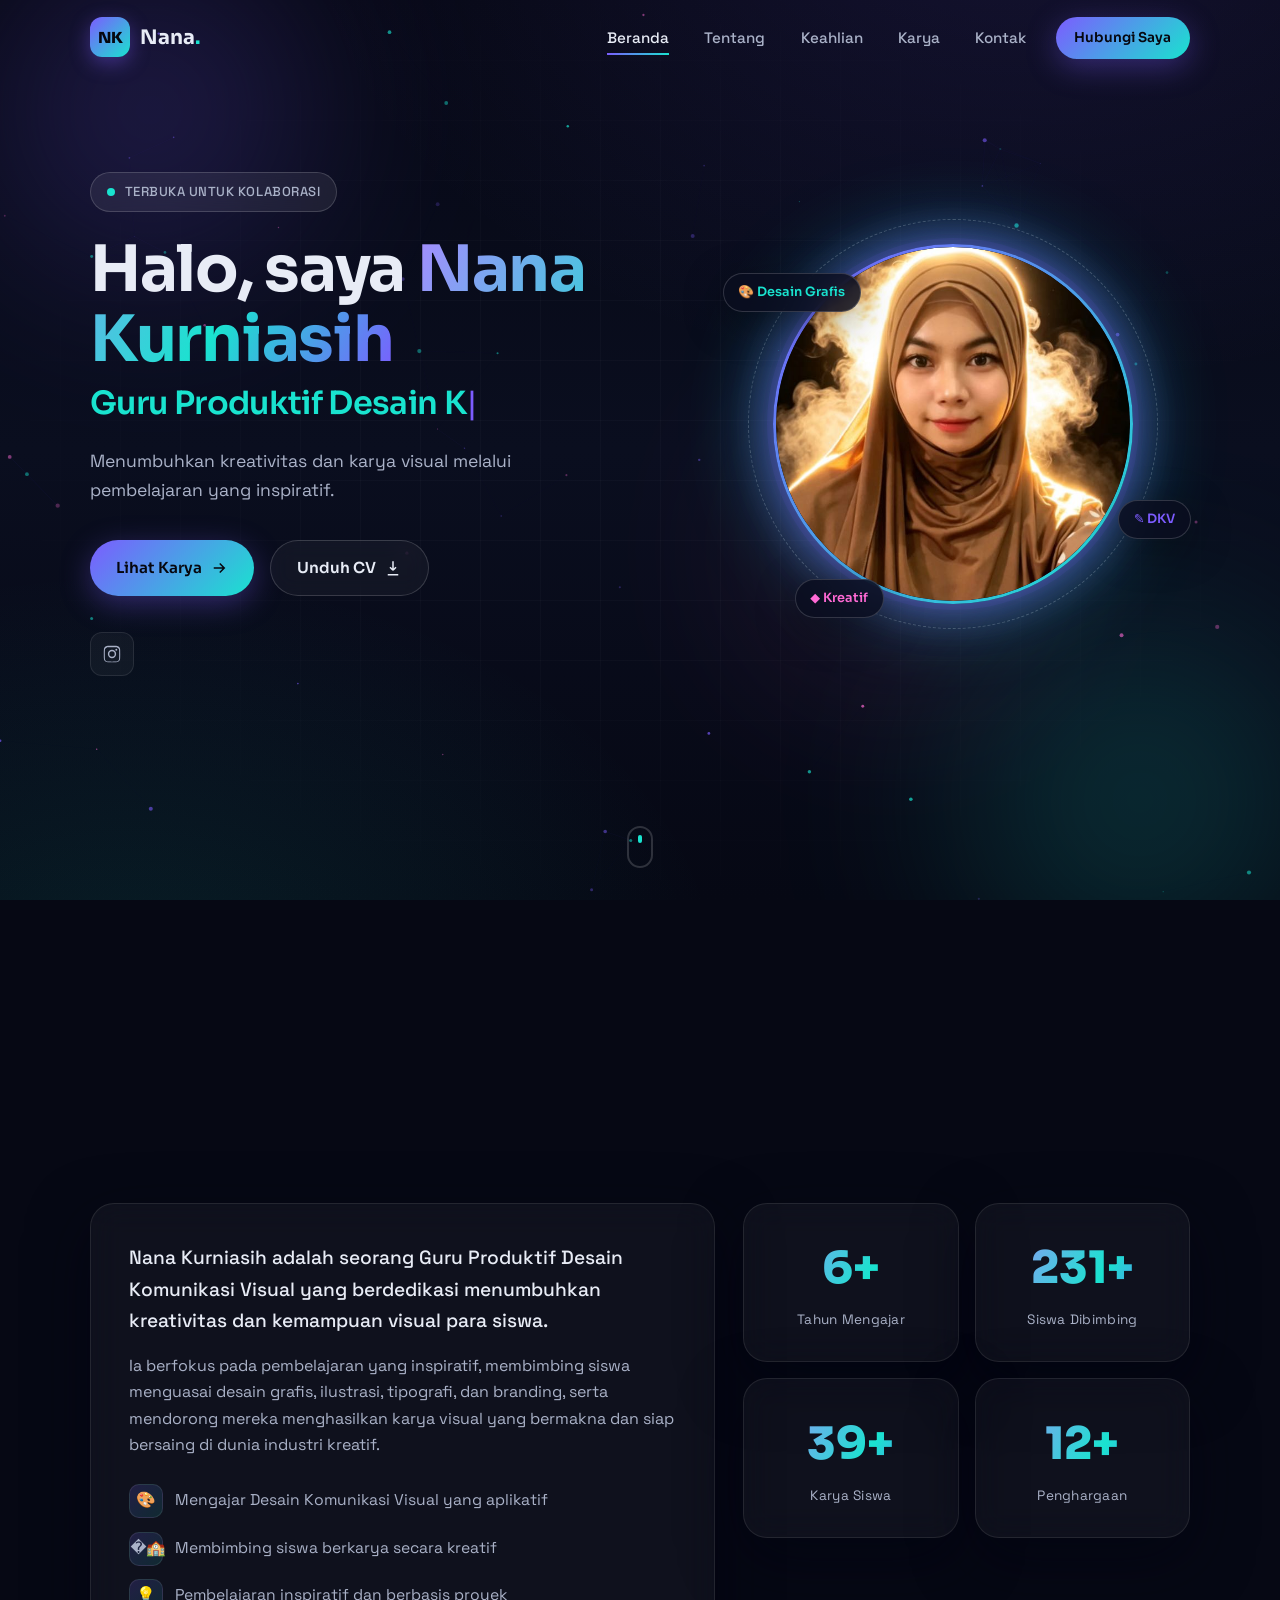
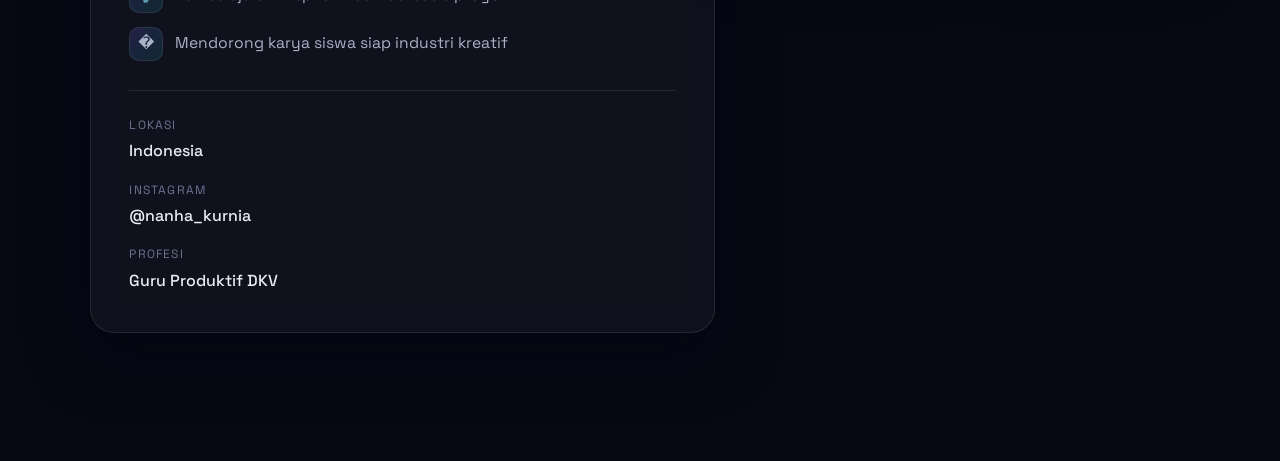
<file: index.html>
<!DOCTYPE html>
<html lang="id">
<head>
    <meta charset="UTF-8" />
    <meta name="viewport" content="width=device-width, initial-scale=1.0" />
    <meta name="description" content="Nana Kurniasih — Guru Produktif Desain Komunikasi Visual. Menumbuhkan kreativitas dan karya visual melalui pembelajaran yang inspiratif." />
    <meta name="author" content="Nana Kurniasih" />
    <title>Nana Kurniasih — Guru Produktif Desain Komunikasi Visual</title>

    <!-- Favicon -->
    <link rel="icon" href="data:image/svg+xml,<svg xmlns='http://www.w3.org/2000/svg' viewBox='0 0 100 100'><text y='.9em' font-size='90'>🎨</text></svg>" />

    <!-- Fonts -->
    <link rel="preconnect" href="https://fonts.googleapis.com" />
    <link rel="preconnect" href="https://fonts.gstatic.com" crossorigin />
    <link href="https://fonts.googleapis.com/css2?family=Sora:wght@300;400;500;600;700;800&family=Space+Grotesk:wght@400;500;600;700&display=swap" rel="stylesheet" />

    <!-- Styles -->
    <link rel="stylesheet" href="assets/css/variables.css" />
    <link rel="stylesheet" href="assets/css/base.css" />
    <link rel="stylesheet" href="assets/css/components.css" />
    <link rel="stylesheet" href="assets/css/sections.css" />
    <link rel="stylesheet" href="assets/css/responsive.css" />
</head>
<body>
    <!-- Animated gradient / particle background -->
    <div class="bg-canvas" aria-hidden="true">
        <div class="gradient-orb orb-1"></div>
        <div class="gradient-orb orb-2"></div>
        <div class="gradient-orb orb-3"></div>
        <div class="grid-overlay"></div>
        <canvas id="particles"></canvas>
    </div>

    <!-- ===================== NAVBAR ===================== -->
    <header class="navbar" id="navbar">
        <div class="container nav-inner">
            <a href="#hero" class="nav-logo" aria-label="Beranda Nana Kurniasih">
                <span class="logo-mark">NK</span>
                <span class="logo-text">Nana<span class="accent">.</span></span>
            </a>

            <nav class="nav-links" id="navLinks" aria-label="Navigasi utama">
                <a href="#hero" class="nav-link active">Beranda</a>
                <a href="#about" class="nav-link">Tentang</a>
                <a href="#skills" class="nav-link">Keahlian</a>
                <a href="#projects" class="nav-link">Karya</a>
                <a href="#contact" class="nav-link">Kontak</a>
                <a href="#contact" class="btn btn-sm btn-primary nav-cta">Hubungi Saya</a>
            </nav>

            <button class="nav-toggle" id="navToggle" aria-label="Buka menu" aria-expanded="false">
                <span></span><span></span><span></span>
            </button>
        </div>
    </header>

    <main>
        <!-- ===================== HERO ===================== -->
        <section class="hero section" id="hero">
            <div class="container hero-inner">
                <div class="hero-content reveal">
                    <span class="badge">
                        <span class="pulse-dot"></span>
                        Terbuka untuk kolaborasi
                    </span>

                    <h1 class="hero-title">
                        Halo, saya <span class="gradient-text">Nana Kurniasih</span>
                    </h1>

                    <h2 class="hero-subtitle">
                        <span class="typewriter" id="typewriter"></span><span class="cursor">|</span>
                    </h2>

                    <p class="hero-tagline">
                        Menumbuhkan kreativitas dan karya visual melalui pembelajaran yang inspiratif.
                    </p>

                    <div class="hero-actions">
                        <a href="#projects" class="btn btn-primary">
                            Lihat Karya
                            <svg width="18" height="18" viewBox="0 0 24 24" fill="none" stroke="currentColor" stroke-width="2"><path d="M5 12h14M13 6l6 6-6 6"/></svg>
                        </a>
                        <a href="assets/files/nana-kurniasih-cv.pdf" class="btn btn-ghost" download>
                            Unduh CV
                            <svg width="18" height="18" viewBox="0 0 24 24" fill="none" stroke="currentColor" stroke-width="2"><path d="M12 3v12m0 0l-4-4m4 4l4-4M5 21h14"/></svg>
                        </a>
                    </div>

                    <div class="hero-socials">
                        <a href="https://instagram.com/nanha_kurnia" target="_blank" rel="noopener" aria-label="Instagram">
                            <svg width="20" height="20" viewBox="0 0 24 24" fill="currentColor"><path d="M12 2.16c3.2 0 3.58.01 4.85.07 1.17.05 1.8.25 2.23.41.56.22.96.48 1.38.9.42.42.68.82.9 1.38.16.42.36 1.06.41 2.23.06 1.27.07 1.65.07 4.85s-.01 3.58-.07 4.85c-.05 1.17-.25 1.8-.41 2.23-.22.56-.48.96-.9 1.38-.42.42-.82.68-1.38.9-.42.16-1.06.36-2.23.41-1.27.06-1.65.07-4.85.07s-3.58-.01-4.85-.07c-1.17-.05-1.8-.25-2.23-.41a3.7 3.7 0 0 1-1.38-.9 3.7 3.7 0 0 1-.9-1.38c-.16-.42-.36-1.06-.41-2.23C2.17 15.58 2.16 15.2 2.16 12s.01-3.58.07-4.85c.05-1.17.25-1.8.41-2.23.22-.56.48-.96.9-1.38.42-.42.82-.68 1.38-.9.42-.16 1.06-.36 2.23-.41C8.42 2.17 8.8 2.16 12 2.16Zm0 1.8c-3.15 0-3.52.01-4.76.07-.9.04-1.38.19-1.71.32-.43.17-.74.37-1.06.69-.32.32-.52.63-.69 1.06-.13.33-.28.81-.32 1.71-.06 1.24-.07 1.61-.07 4.76s.01 3.52.07 4.76c.04.9.19 1.38.32 1.71.17.43.37.74.69 1.06.32.32.63.52 1.06.69.33.13.81.28 1.71.32 1.24.06 1.61.07 4.76.07s3.52-.01 4.76-.07c.9-.04 1.38-.19 1.71-.32.43-.17.74-.37 1.06-.69.32-.32.52-.63.69-1.06.13-.33.28-.81.32-1.71.06-1.24.07-1.61.07-4.76s-.01-3.52-.07-4.76c-.04-.9-.19-1.38-.32-1.71a2.85 2.85 0 0 0-.69-1.06 2.85 2.85 0 0 0-1.06-.69c-.33-.13-.81-.28-1.71-.32-1.24-.06-1.61-.07-4.76-.07Zm0 3.06a4.98 4.98 0 1 1 0 9.96 4.98 4.98 0 0 1 0-9.96Zm0 8.22a3.24 3.24 0 1 0 0-6.48 3.24 3.24 0 0 0 0 6.48Zm6.34-8.42a1.16 1.16 0 1 1-2.32 0 1.16 1.16 0 0 1 2.32 0Z"/></svg>
                        </a>
                    </div>
                </div>

                <div class="hero-visual reveal">
                    <div class="avatar-wrap">
                        <div class="avatar-glow"></div>
                        <div class="avatar-ring"></div>
                        <div class="avatar">
                            <img src="assets/fotonana.jpeg" alt="Nana Kurniasih" class="avatar-img" width="360" height="360" loading="eager" />
                        </div>
                        <div class="float-chip chip-1">🎨 Desain Grafis</div>
                        <div class="float-chip chip-2">✎ DKV</div>
                        <div class="float-chip chip-3">◆ Kreatif</div>
                    </div>
                </div>
            </div>

            <a href="#about" class="scroll-indicator" aria-label="Gulir ke bawah">
                <span class="mouse"><span class="wheel"></span></span>
            </a>
        </section>

        <!-- ===================== ABOUT ===================== -->
        <section class="about section" id="about">
            <div class="container">
                <div class="section-head reveal">
                    <span class="section-tag">01 — Tentang</span>
                    <h2 class="section-title">Kenali <span class="gradient-text">saya</span></h2>
                </div>

                <div class="about-grid">
                    <div class="about-bio reveal">
                        <div class="glass-card">
                            <p class="bio-lead">
                                Nana Kurniasih adalah seorang Guru Produktif Desain Komunikasi Visual
                                yang berdedikasi menumbuhkan kreativitas dan kemampuan visual para siswa.
                            </p>
                            <p class="bio-text">
                                Ia berfokus pada pembelajaran yang inspiratif, membimbing siswa menguasai
                                desain grafis, ilustrasi, tipografi, dan branding, serta mendorong mereka
                                menghasilkan karya visual yang bermakna dan siap bersaing di dunia industri kreatif.
                            </p>

                            <ul class="about-highlights">
                                <li><span class="hl-icon">🎨</span> Mengajar Desain Komunikasi Visual yang aplikatif</li>
                                <li><span class="hl-icon">�‍🏫</span> Membimbing siswa berkarya secara kreatif</li>
                                <li><span class="hl-icon">💡</span> Pembelajaran inspiratif dan berbasis proyek</li>
                                <li><span class="hl-icon">�</span> Mendorong karya siswa siap industri kreatif</li>
                            </ul>

                            <div class="about-meta">
                                <div class="meta-item">
                                    <span class="meta-label">Lokasi</span>
                                    <span class="meta-value">Indonesia</span>
                                </div>
                                <div class="meta-item">
                                    <span class="meta-label">Instagram</span>
                                    <a class="meta-value" href="https://instagram.com/nanha_kurnia" target="_blank" rel="noopener">@nanha_kurnia</a>
                                </div>
                                <div class="meta-item">
                                    <span class="meta-label">Profesi</span>
                                    <span class="meta-value">Guru Produktif DKV</span>
                                </div>
                            </div>
                        </div>
                    </div>

                    <div class="about-stats reveal">
                        <div class="glass-card stat-card">
                            <span class="stat-number" data-target="8" data-suffix="+">0</span>
                            <span class="stat-label">Tahun Mengajar</span>
                        </div>
                        <div class="glass-card stat-card">
                            <span class="stat-number" data-target="300" data-suffix="+">0</span>
                            <span class="stat-label">Siswa Dibimbing</span>
                        </div>
                        <div class="glass-card stat-card">
                            <span class="stat-number" data-target="50" data-suffix="+">0</span>
                            <span class="stat-label">Karya Siswa</span>
                        </div>
                        <div class="glass-card stat-card">
                            <span class="stat-number" data-target="15" data-suffix="+">0</span>
                            <span class="stat-label">Penghargaan</span>
                        </div>
                    </div>
                </div>
            </div>
        </section>
    </main>

    <!-- Scripts -->
    <script src="assets/js/particles.js"></script>
    <script src="assets/js/typewriter.js"></script>
    <script src="assets/js/animations.js"></script>
    <script src="assets/js/main.js"></script>
</body>
</html>
</file>
<file: assets/css/variables.css>
/* ============================================================
   Design Tokens — Dark Modern Developer Portfolio
   ============================================================ */
:root {
    /* Core palette */
    --bg-0: #060814;
    --bg-1: #0a0e1f;
    --bg-2: #0e1428;
    --surface: rgba(255, 255, 255, 0.04);
    --surface-strong: rgba(255, 255, 255, 0.07);
    --border: rgba(255, 255, 255, 0.09);
    --border-strong: rgba(255, 255, 255, 0.16);

    /* Text */
    --text: #e8ecf6;
    --text-soft: #aab2c8;
    --text-dim: #6b7490;

    /* Accents */
    --accent: #7c5cff;        /* violet */
    --accent-2: #19e3cf;      /* teal   */
    --accent-3: #ff6ad5;      /* pink   */
    --accent-glow: rgba(124, 92, 255, 0.55);
    --accent-2-glow: rgba(25, 227, 207, 0.45);

    /* Gradients */
    --grad-primary: linear-gradient(135deg, #7c5cff 0%, #19e3cf 100%);
    --grad-text: linear-gradient(120deg, #a78bff 0%, #19e3cf 60%, #7c5cff 100%);
    --grad-soft: linear-gradient(135deg, rgba(124,92,255,0.18), rgba(25,227,207,0.12));

    /* Typography */
    --font-display: 'Sora', system-ui, sans-serif;
    --font-body: 'Space Grotesk', system-ui, sans-serif;

    /* Spacing scale */
    --space-xs: 0.5rem;
    --space-sm: 1rem;
    --space-md: 1.75rem;
    --space-lg: 3rem;
    --space-xl: 5rem;
    --space-2xl: 8rem;

    /* Radius */
    --radius-sm: 10px;
    --radius-md: 16px;
    --radius-lg: 24px;
    --radius-pill: 999px;

    /* Shadows & glow */
    --shadow-soft: 0 10px 40px rgba(0, 0, 0, 0.35);
    --shadow-glow: 0 0 40px var(--accent-glow);
    --shadow-card: 0 20px 60px rgba(2, 4, 16, 0.55);

    /* Motion */
    --ease: cubic-bezier(0.22, 1, 0.36, 1);
    --ease-smooth: cubic-bezier(0.4, 0, 0.2, 1);
    --dur-fast: 0.25s;
    --dur: 0.45s;
    --dur-slow: 0.8s;

    /* Layout */
    --container: 1180px;
    --nav-h: 76px;
}
</file>
<file: assets/css/base.css>
/* ============================================================
   Base / Reset / Global
   ============================================================ */
*,
*::before,
*::after {
    margin: 0;
    padding: 0;
    box-sizing: border-box;
}

html {
    scroll-behavior: smooth;
    scroll-padding-top: var(--nav-h);
    -webkit-text-size-adjust: 100%;
}

body {
    font-family: var(--font-body);
    background: var(--bg-0);
    color: var(--text);
    line-height: 1.65;
    overflow-x: hidden;
    position: relative;
    min-height: 100vh;
    -webkit-font-smoothing: antialiased;
    -moz-osx-font-smoothing: grayscale;
}

h1, h2, h3, h4 {
    font-family: var(--font-display);
    line-height: 1.1;
    font-weight: 700;
    letter-spacing: -0.02em;
}

a {
    color: inherit;
    text-decoration: none;
    transition: color var(--dur-fast) var(--ease);
}

img, svg { display: block; max-width: 100%; }

ul { list-style: none; }

button { font-family: inherit; cursor: pointer; border: none; background: none; color: inherit; }

::selection {
    background: var(--accent);
    color: #fff;
}

/* Scrollbar */
::-webkit-scrollbar { width: 10px; }
::-webkit-scrollbar-track { background: var(--bg-0); }
::-webkit-scrollbar-thumb {
    background: linear-gradient(var(--accent), var(--accent-2));
    border-radius: 999px;
}

/* Layout helpers */
.container {
    width: 100%;
    max-width: var(--container);
    margin-inline: auto;
    padding-inline: clamp(1.2rem, 4vw, 2.5rem);
}

.section {
    position: relative;
    padding-block: var(--space-2xl);
}

/* Gradient text utility */
.gradient-text {
    background: var(--grad-text);
    -webkit-background-clip: text;
    background-clip: text;
    -webkit-text-fill-color: transparent;
    color: transparent;
}

.accent { color: var(--accent-2); }

/* ============================================================
   Animated background
   ============================================================ */
.bg-canvas {
    position: fixed;
    inset: 0;
    z-index: -1;
    overflow: hidden;
    background:
        radial-gradient(1200px 800px at 80% -10%, rgba(124, 92, 255, 0.12), transparent 60%),
        radial-gradient(1000px 700px at 10% 110%, rgba(25, 227, 207, 0.10), transparent 60%),
        linear-gradient(180deg, var(--bg-0), var(--bg-1) 50%, var(--bg-0));
}

.gradient-orb {
    position: absolute;
    border-radius: 50%;
    filter: blur(90px);
    opacity: 0.5;
    animation: floatOrb 18s ease-in-out infinite;
}

.orb-1 {
    width: 460px; height: 460px;
    background: radial-gradient(circle, rgba(124,92,255,0.6), transparent 70%);
    top: -120px; left: -80px;
}
.orb-2 {
    width: 520px; height: 520px;
    background: radial-gradient(circle, rgba(25,227,207,0.45), transparent 70%);
    bottom: -160px; right: -120px;
    animation-delay: -6s;
}
.orb-3 {
    width: 380px; height: 380px;
    background: radial-gradient(circle, rgba(255,106,213,0.35), transparent 70%);
    top: 40%; left: 55%;
    animation-delay: -12s;
}

.grid-overlay {
    position: absolute;
    inset: 0;
    background-image:
        linear-gradient(rgba(255,255,255,0.025) 1px, transparent 1px),
        linear-gradient(90deg, rgba(255,255,255,0.025) 1px, transparent 1px);
    background-size: 60px 60px;
    mask-image: radial-gradient(ellipse at center, #000 30%, transparent 80%);
    -webkit-mask-image: radial-gradient(ellipse at center, #000 30%, transparent 80%);
}

#particles {
    position: absolute;
    inset: 0;
    width: 100%;
    height: 100%;
}

@keyframes floatOrb {
    0%, 100% { transform: translate(0, 0) scale(1); }
    33%      { transform: translate(40px, -30px) scale(1.08); }
    66%      { transform: translate(-30px, 25px) scale(0.95); }
}

/* Reduced motion */
@media (prefers-reduced-motion: reduce) {
    *, *::before, *::after {
        animation-duration: 0.001ms !important;
        animation-iteration-count: 1 !important;
        transition-duration: 0.001ms !important;
        scroll-behavior: auto !important;
    }
}
</file>
<file: assets/css/components.css>
/* ============================================================
   Reusable Components
   ============================================================ */

/* ---------- Buttons ---------- */
.btn {
    display: inline-flex;
    align-items: center;
    gap: 0.55rem;
    font-family: var(--font-display);
    font-weight: 600;
    font-size: 0.95rem;
    padding: 0.9rem 1.6rem;
    border-radius: var(--radius-pill);
    cursor: pointer;
    position: relative;
    transition: transform var(--dur-fast) var(--ease),
                box-shadow var(--dur) var(--ease),
                background var(--dur) var(--ease);
    will-change: transform;
}
.btn svg { transition: transform var(--dur-fast) var(--ease); }
.btn:hover { transform: translateY(-3px); }
.btn:active { transform: translateY(-1px); }
.btn-sm { padding: 0.6rem 1.15rem; font-size: 0.85rem; }

.btn-primary {
    background: var(--grad-primary);
    color: #06070f;
    box-shadow: 0 8px 30px rgba(124, 92, 255, 0.35);
}
.btn-primary:hover {
    box-shadow: 0 12px 44px rgba(124, 92, 255, 0.55);
}
.btn-primary:hover svg { transform: translateX(4px); }

.btn-ghost {
    background: var(--surface);
    color: var(--text);
    border: 1px solid var(--border-strong);
    backdrop-filter: blur(10px);
}
.btn-ghost:hover {
    border-color: var(--accent-2);
    color: var(--accent-2);
    box-shadow: 0 10px 36px rgba(25, 227, 207, 0.25);
}
.btn-ghost:hover svg { transform: translateY(3px); }

/* ---------- Glass card ---------- */
.glass-card {
    background: var(--surface);
    border: 1px solid var(--border);
    border-radius: var(--radius-lg);
    padding: clamp(1.5rem, 3vw, 2.4rem);
    backdrop-filter: blur(16px);
    -webkit-backdrop-filter: blur(16px);
    box-shadow: var(--shadow-card);
    position: relative;
    overflow: hidden;
    transition: transform var(--dur) var(--ease),
                border-color var(--dur) var(--ease),
                box-shadow var(--dur) var(--ease);
}
.glass-card::before {
    content: "";
    position: absolute;
    inset: 0;
    background: var(--grad-soft);
    opacity: 0;
    transition: opacity var(--dur) var(--ease);
    pointer-events: none;
}
.glass-card:hover {
    transform: translateY(-6px);
    border-color: var(--border-strong);
    box-shadow: 0 28px 70px rgba(2, 4, 16, 0.7);
}
.glass-card:hover::before { opacity: 1; }

/* ---------- Badge ---------- */
.badge {
    display: inline-flex;
    align-items: center;
    gap: 0.6rem;
    font-size: 0.82rem;
    font-weight: 500;
    letter-spacing: 0.04em;
    text-transform: uppercase;
    padding: 0.5rem 1rem;
    border-radius: var(--radius-pill);
    background: var(--surface-strong);
    border: 1px solid var(--border-strong);
    color: var(--text-soft);
    backdrop-filter: blur(10px);
}
.pulse-dot {
    width: 8px; height: 8px;
    border-radius: 50%;
    background: var(--accent-2);
    box-shadow: 0 0 0 0 var(--accent-2-glow);
    animation: pulse 2s infinite;
}
@keyframes pulse {
    0%   { box-shadow: 0 0 0 0 rgba(25, 227, 207, 0.6); }
    70%  { box-shadow: 0 0 0 10px rgba(25, 227, 207, 0); }
    100% { box-shadow: 0 0 0 0 rgba(25, 227, 207, 0); }
}

/* ---------- Section head ---------- */
.section-head {
    text-align: center;
    margin-bottom: var(--space-xl);
}
.section-tag {
    display: inline-block;
    font-family: var(--font-display);
    font-size: 0.85rem;
    letter-spacing: 0.18em;
    text-transform: uppercase;
    color: var(--accent-2);
    margin-bottom: 0.8rem;
}
.section-title {
    font-size: clamp(2rem, 5vw, 3.2rem);
    font-weight: 800;
}

/* ---------- Reveal animation base ---------- */
.reveal {
    opacity: 0;
    transform: translateY(40px);
    transition: opacity var(--dur-slow) var(--ease),
                transform var(--dur-slow) var(--ease);
}
.reveal.in-view {
    opacity: 1;
    transform: translateY(0);
}
</file>
<file: assets/css/sections.css>
/* ============================================================
   Section-specific styles: Navbar, Hero, About
   ============================================================ */

/* ===================== NAVBAR ===================== */
.navbar {
    position: fixed;
    top: 0; left: 0; right: 0;
    height: var(--nav-h);
    z-index: 100;
    display: flex;
    align-items: center;
    transition: background var(--dur) var(--ease),
                border-color var(--dur) var(--ease),
                backdrop-filter var(--dur) var(--ease);
    border-bottom: 1px solid transparent;
}
.navbar.scrolled {
    background: rgba(6, 8, 20, 0.72);
    backdrop-filter: blur(18px);
    -webkit-backdrop-filter: blur(18px);
    border-bottom: 1px solid var(--border);
}
.nav-inner {
    display: flex;
    align-items: center;
    justify-content: space-between;
}

.nav-logo {
    display: flex;
    align-items: center;
    gap: 0.6rem;
    font-family: var(--font-display);
    font-weight: 700;
    font-size: 1.25rem;
}
.logo-mark {
    display: grid;
    place-items: center;
    width: 40px; height: 40px;
    border-radius: 12px;
    background: var(--grad-primary);
    color: #06070f;
    font-weight: 800;
    font-size: 0.95rem;
    box-shadow: 0 6px 20px rgba(124, 92, 255, 0.4);
}

.nav-links {
    display: flex;
    align-items: center;
    gap: 0.4rem;
}
.nav-link {
    position: relative;
    padding: 0.5rem 0.9rem;
    font-size: 0.95rem;
    font-weight: 500;
    color: var(--text-soft);
    border-radius: var(--radius-sm);
}
.nav-link::after {
    content: "";
    position: absolute;
    left: 0.9rem; right: 0.9rem;
    bottom: 0.2rem;
    height: 2px;
    background: var(--grad-primary);
    transform: scaleX(0);
    transform-origin: left;
    transition: transform var(--dur) var(--ease);
}
.nav-link:hover { color: var(--text); }
.nav-link.active { color: var(--text); }
.nav-link.active::after { transform: scaleX(1); }
.nav-cta { margin-left: 0.6rem; color: #06070f; }

.nav-toggle {
    display: none;
    flex-direction: column;
    gap: 5px;
    width: 42px; height: 42px;
    align-items: center;
    justify-content: center;
    border-radius: 10px;
    border: 1px solid var(--border);
}
.nav-toggle span {
    display: block;
    width: 22px; height: 2px;
    background: var(--text);
    border-radius: 2px;
    transition: transform var(--dur-fast) var(--ease), opacity var(--dur-fast) var(--ease);
}
.nav-toggle.open span:nth-child(1) { transform: translateY(7px) rotate(45deg); }
.nav-toggle.open span:nth-child(2) { opacity: 0; }
.nav-toggle.open span:nth-child(3) { transform: translateY(-7px) rotate(-45deg); }

/* ===================== HERO ===================== */
.hero {
    min-height: 100vh;
    display: flex;
    align-items: center;
    padding-top: var(--nav-h);
}
.hero-inner {
    display: grid;
    grid-template-columns: 1.1fr 0.9fr;
    gap: var(--space-lg);
    align-items: center;
}
.hero-content { max-width: 640px; }
.hero-title {
    font-size: clamp(2.4rem, 6vw, 4rem);
    margin: 1.4rem 0 0.5rem;
}
.hero-subtitle {
    font-size: clamp(1.3rem, 3.4vw, 2rem);
    font-weight: 600;
    color: var(--text-soft);
    min-height: 1.3em;
    display: flex;
    align-items: center;
}
.typewriter { color: var(--accent-2); }
.cursor {
    color: var(--accent);
    animation: blink 1s step-end infinite;
    font-weight: 400;
}
@keyframes blink { 50% { opacity: 0; } }

.hero-tagline {
    font-size: 1.1rem;
    color: var(--text-soft);
    margin: 1.4rem 0 2.2rem;
    max-width: 520px;
}
.hero-actions {
    display: flex;
    flex-wrap: wrap;
    gap: 1rem;
    margin-bottom: 2.2rem;
}
.hero-socials {
    display: flex;
    gap: 0.8rem;
}
.hero-socials a {
    display: grid;
    place-items: center;
    width: 44px; height: 44px;
    border-radius: 12px;
    background: var(--surface);
    border: 1px solid var(--border);
    color: var(--text-soft);
    transition: transform var(--dur-fast) var(--ease),
                color var(--dur-fast) var(--ease),
                border-color var(--dur-fast) var(--ease),
                box-shadow var(--dur) var(--ease);
}
.hero-socials a:hover {
    transform: translateY(-4px);
    color: var(--accent-2);
    border-color: var(--accent-2);
    box-shadow: 0 8px 24px rgba(25, 227, 207, 0.3);
}

/* Hero visual / avatar */
.hero-visual { display: flex; justify-content: center; }
.avatar-wrap {
    position: relative;
    width: clamp(260px, 32vw, 360px);
    aspect-ratio: 1;
    animation: floatY 6s ease-in-out infinite;
}
.avatar-glow {
    position: absolute;
    inset: -22%;
    border-radius: 50%;
    background: radial-gradient(circle, var(--accent-glow), transparent 62%);
    filter: blur(26px);
    opacity: 0.85;
    animation: pulseGlow 5s ease-in-out infinite;
}
.avatar-ring {
    position: absolute;
    inset: -7%;
    border-radius: 50%;
    border: 1.5px dashed rgba(255, 255, 255, 0.22);
    animation: spin 24s linear infinite;
}
.avatar {
    position: absolute;
    inset: 0;
    border-radius: 50%;
    overflow: hidden;
    border: 3px solid transparent;
    background:
        linear-gradient(var(--bg-1), var(--bg-1)) padding-box,
        var(--grad-primary) border-box;
    box-shadow:
        0 0 0 6px rgba(124, 92, 255, 0.08),
        0 0 45px var(--accent-glow),
        0 0 90px var(--accent-2-glow);
    animation: avatarGlow 4.5s ease-in-out infinite;
}
.avatar-img {
    width: 100%;
    height: 100%;
    object-fit: cover;
    object-position: center top;
    display: block;
    border-radius: 50%;
    transition: transform var(--dur-slow) var(--ease);
}
.avatar:hover .avatar-img { transform: scale(1.05); }

@keyframes avatarGlow {
    0%, 100% {
        box-shadow:
            0 0 0 6px rgba(124, 92, 255, 0.08),
            0 0 45px var(--accent-glow),
            0 0 90px var(--accent-2-glow);
    }
    50% {
        box-shadow:
            0 0 0 8px rgba(25, 227, 207, 0.10),
            0 0 65px var(--accent-glow),
            0 0 120px var(--accent-2-glow);
    }
}
.float-chip {
    position: absolute;
    font-family: var(--font-display);
    font-size: 0.8rem;
    font-weight: 600;
    padding: 0.5rem 0.9rem;
    border-radius: var(--radius-pill);
    background: rgba(10, 14, 31, 0.85);
    border: 1px solid var(--border-strong);
    backdrop-filter: blur(10px);
    box-shadow: var(--shadow-soft);
    white-space: nowrap;
    animation: floatY 5s ease-in-out infinite;
}
.chip-1 { top: 8%; left: -14%; color: var(--accent-2); animation-delay: -1s; }
.chip-2 { bottom: 18%; right: -16%; color: var(--accent); animation-delay: -2.5s; }
.chip-3 { bottom: -4%; left: 6%; color: var(--accent-3); animation-delay: -4s; }

@keyframes floatY { 0%,100% { transform: translateY(0); } 50% { transform: translateY(-16px); } }
@keyframes pulseGlow { 0%,100% { opacity: 0.55; } 50% { opacity: 0.95; } }
@keyframes spin { to { transform: rotate(360deg); } }

/* Scroll indicator */
.scroll-indicator {
    position: absolute;
    bottom: 2rem;
    left: 50%;
    transform: translateX(-50%);
}
.mouse {
    display: block;
    width: 26px; height: 42px;
    border: 2px solid var(--border-strong);
    border-radius: 14px;
    position: relative;
}
.wheel {
    position: absolute;
    top: 7px; left: 50%;
    transform: translateX(-50%);
    width: 4px; height: 8px;
    border-radius: 2px;
    background: var(--accent-2);
    animation: wheel 1.6s ease-in-out infinite;
}
@keyframes wheel { 0% { opacity: 1; top: 7px; } 100% { opacity: 0; top: 20px; } }

/* ===================== ABOUT ===================== */
.about-grid {
    display: grid;
    grid-template-columns: 1.4fr 1fr;
    gap: var(--space-md);
    align-items: start;
}
.bio-lead {
    font-size: 1.2rem;
    font-weight: 500;
    color: var(--text);
    margin-bottom: 1rem;
}
.bio-text {
    color: var(--text-soft);
    margin-bottom: 1.6rem;
}
.about-highlights {
    display: grid;
    gap: 0.85rem;
    margin-bottom: 1.8rem;
}
.about-highlights li {
    display: flex;
    align-items: center;
    gap: 0.75rem;
    color: var(--text-soft);
    font-size: 0.98rem;
}
.hl-icon {
    display: grid;
    place-items: center;
    width: 34px; height: 34px;
    border-radius: 10px;
    background: var(--grad-soft);
    border: 1px solid var(--border);
    flex-shrink: 0;
}
.about-meta {
    display: grid;
    gap: 1rem;
    padding-top: 1.6rem;
    border-top: 1px solid var(--border);
}
.meta-item { display: flex; flex-direction: column; gap: 0.15rem; }
.meta-label {
    font-size: 0.75rem;
    letter-spacing: 0.1em;
    text-transform: uppercase;
    color: var(--text-dim);
}
.meta-value { font-weight: 500; color: var(--text); }
a.meta-value:hover { color: var(--accent-2); }

.about-stats {
    display: grid;
    grid-template-columns: 1fr 1fr;
    gap: var(--space-sm);
}
.stat-card {
    text-align: center;
    padding: 1.8rem 1rem;
}
.stat-number {
    display: block;
    font-family: var(--font-display);
    font-size: clamp(2rem, 4vw, 2.8rem);
    font-weight: 800;
    background: var(--grad-text);
    -webkit-background-clip: text;
    background-clip: text;
    -webkit-text-fill-color: transparent;
}
.stat-label {
    font-size: 0.85rem;
    color: var(--text-soft);
    letter-spacing: 0.02em;
}
</file>
<file: assets/css/responsive.css>
/* ============================================================
   Responsive Design — Desktop / Tablet / Mobile
   ============================================================ */

/* ---------- Tablet & down (<= 980px) ---------- */
@media (max-width: 980px) {
    .section { padding-block: var(--space-xl); }

    .hero-inner {
        grid-template-columns: 1fr;
        text-align: center;
        gap: var(--space-xl);
    }
    .hero-content { max-width: 100%; margin-inline: auto; }
    .hero-tagline { margin-inline: auto; }
    .hero-actions,
    .hero-socials { justify-content: center; }
    .hero-visual { order: -1; }

    .about-grid { grid-template-columns: 1fr; }
    .about-stats { grid-template-columns: 1fr 1fr; }
}

/* ---------- Mobile nav (<= 820px) ---------- */
@media (max-width: 820px) {
    .nav-toggle { display: flex; }

    .nav-links {
        position: fixed;
        inset: var(--nav-h) 0 auto 0;
        flex-direction: column;
        align-items: stretch;
        gap: 0.4rem;
        padding: 1.4rem clamp(1.2rem, 5vw, 2rem) 2rem;
        background: rgba(6, 8, 20, 0.96);
        backdrop-filter: blur(20px);
        border-bottom: 1px solid var(--border);
        transform: translateY(-120%);
        opacity: 0;
        pointer-events: none;
        transition: transform var(--dur) var(--ease), opacity var(--dur) var(--ease);
    }
    .nav-links.open {
        transform: translateY(0);
        opacity: 1;
        pointer-events: auto;
    }
    .nav-link { padding: 0.85rem 1rem; font-size: 1.05rem; }
    .nav-link::after { display: none; }
    .nav-cta { margin: 0.5rem 0 0; text-align: center; justify-content: center; }
}

/* ---------- Small mobile (<= 540px) ---------- */
@media (max-width: 540px) {
    :root { --nav-h: 66px; }

    .section { padding-block: var(--space-lg); }

    .hero { padding-top: calc(var(--nav-h) + 1rem); }
    .btn { width: 100%; justify-content: center; }
    .hero-actions { flex-direction: column; width: 100%; }

    .about-stats { grid-template-columns: 1fr; }

    .float-chip { font-size: 0.7rem; padding: 0.4rem 0.7rem; }
    .chip-1 { left: -6%; }
    .chip-2 { right: -6%; }
}

/* ---------- Large desktop (>= 1400px) ---------- */
@media (min-width: 1400px) {
    :root { --container: 1280px; }
}
</file>
